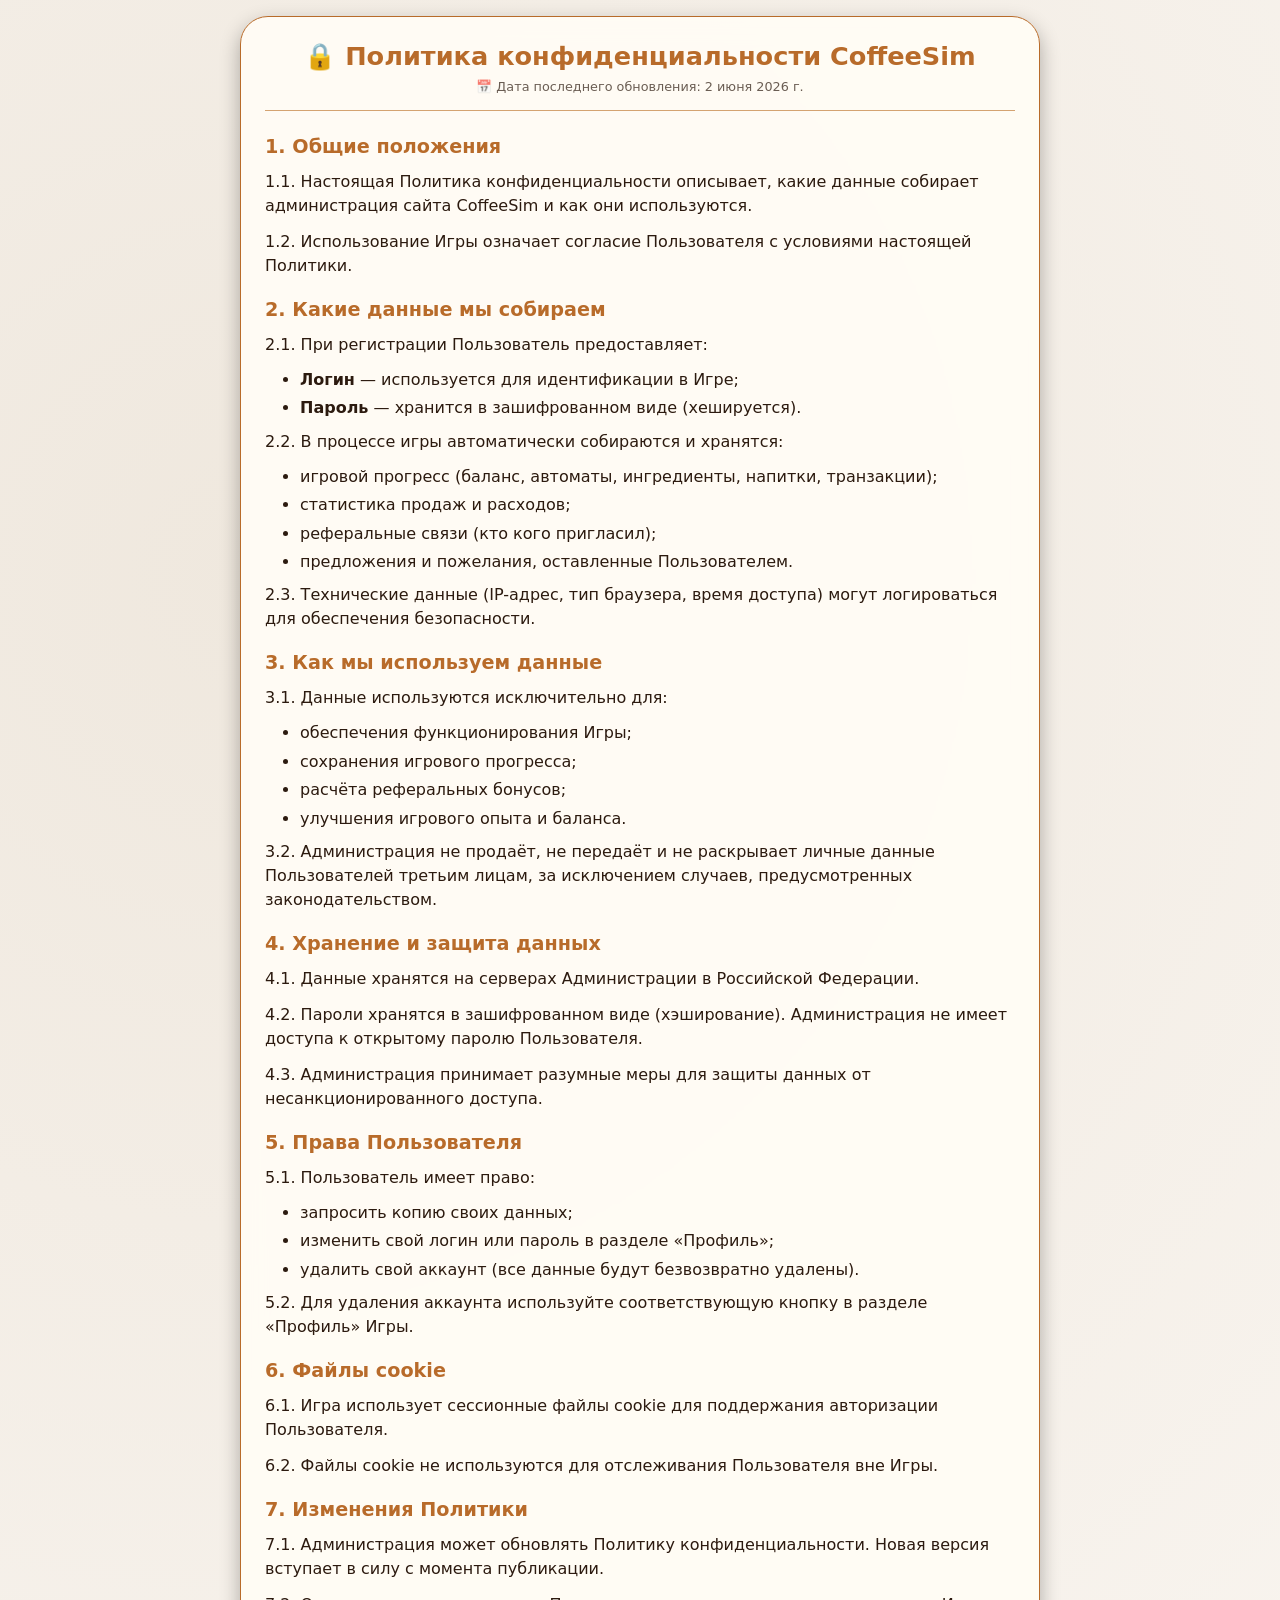
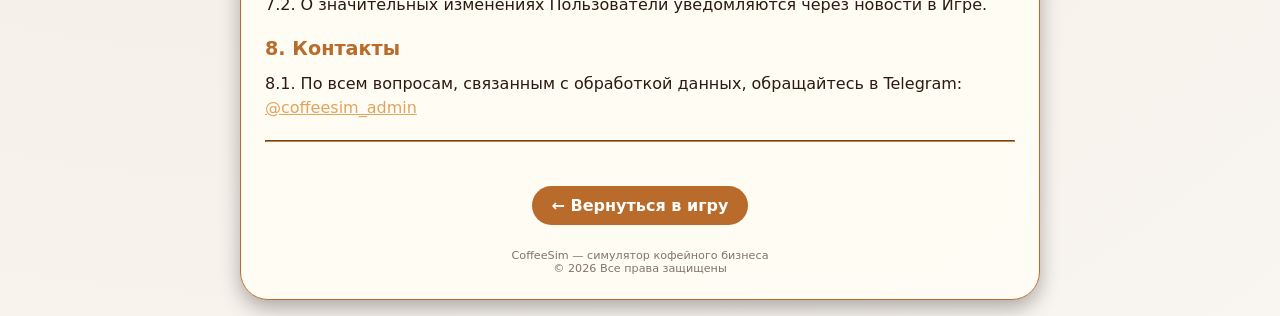
<file: privacy.html>
<!DOCTYPE html>
<html lang="ru">
<head>
    <meta charset="UTF-8">
    <meta name="viewport" content="width=device-width, initial-scale=1.0, user-scalable=yes, viewport-fit=cover">
    <title>Политика конфиденциальности — CoffeeSim</title>
    <style>
        * {
            margin: 0;
            padding: 0;
            box-sizing: border-box;
        }
        
        body {
            background: #2b1a0c;
            background-image: radial-gradient(circle at 20% 30%, rgba(200, 120, 50, 0.2) 0%, rgba(20, 12, 6, 0.95) 100%);
            font-family: 'Segoe UI', system-ui, sans-serif;
            padding: 16px;
            min-height: 100vh;
            color: #f9efdf;
        }
        
        .container {
            max-width: 800px;
            margin: 0 auto;
            background: rgba(55, 38, 25, 0.85);
            backdrop-filter: blur(12px);
            border-radius: 28px;
            border: 1px solid #e0a45e;
            padding: 24px;
            box-shadow: 0 8px 20px rgba(0, 0, 0, 0.3);
        }
        
        h1 {
            font-size: 1.6rem;
            margin-bottom: 8px;
            color: #e0a45e;
            text-align: center;
        }
        
        .last-updated {
            text-align: center;
            font-size: 0.8rem;
            opacity: 0.7;
            margin-bottom: 24px;
            padding-bottom: 16px;
            border-bottom: 1px solid #c27e3a;
        }
        
        h2 {
            font-size: 1.2rem;
            margin: 20px 0 12px 0;
            color: #e0a45e;
        }
        
        p {
            margin-bottom: 12px;
            line-height: 1.5;
            word-wrap: break-word;
            overflow-wrap: break-word;
            word-break: break-word;
        }
        
        ul {
            margin: 10px 0 10px 25px;
            padding-left: 10px;
        }
        
        li {
            margin-bottom: 6px;
            line-height: 1.4;
            word-wrap: break-word;
            overflow-wrap: break-word;
        }
        
        hr {
            border-color: #c27e3a;
            margin: 20px 0;
        }
        
        .back-link {
            display: inline-block;
            margin-top: 24px;
            padding: 10px 20px;
            background: #c27e3a;
            color: #ffffff;
            text-decoration: none;
            border-radius: 40px;
            font-weight: 600;
            text-align: center;
            transition: all 0.2s;
        }
        
        .back-link:hover {
            transform: translateY(-2px);
            filter: brightness(1.05);
        }
        
        footer {
            text-align: center;
            margin-top: 24px;
            font-size: 0.7rem;
            opacity: 0.6;
        }
        
        @media (prefers-color-scheme: light) {
            body {
                background: #f9f5f0;
                background-image: radial-gradient(circle at 20% 30%, rgba(200, 180, 150, 0.2) 0%, rgba(249, 245, 240, 0.98) 100%);
                color: #2c1a0f;
            }
            .container {
                background: rgba(255, 252, 245, 0.95);
                border-color: #b86b2a;
            }
            h1, h2 {
                color: #b86b2a;
            }
            .back-link {
                background: #b86b2a;
                color: #ffffff;
            }
        }
        
        @media (max-width: 768px) {
            body {
                padding: 12px;
            }
            .container {
                padding: 16px;
            }
            h1 {
                font-size: 1.3rem;
            }
            h2 {
                font-size: 1rem;
            }
            p, li {
                font-size: 0.85rem;
            }
        }
    </style>
</head>
<body>
    <div class="container">
        <h1>🔒 Политика конфиденциальности CoffeeSim</h1>
        <div class="last-updated">📅 Дата последнего обновления: 2 июня 2026 г.</div>
        
        <h2>1. Общие положения</h2>
        <p>1.1. Настоящая Политика конфиденциальности описывает, какие данные собирает администрация сайта CoffeeSim и как они используются.</p>
        <p>1.2. Использование Игры означает согласие Пользователя с условиями настоящей Политики.</p>
        
        <h2>2. Какие данные мы собираем</h2>
        <p>2.1. При регистрации Пользователь предоставляет:</p>
        <ul>
            <li><strong>Логин</strong> — используется для идентификации в Игре;</li>
            <li><strong>Пароль</strong> — хранится в зашифрованном виде (хешируется).</li>
        </ul>
        <p>2.2. В процессе игры автоматически собираются и хранятся:</p>
        <ul>
            <li>игровой прогресс (баланс, автоматы, ингредиенты, напитки, транзакции);</li>
            <li>статистика продаж и расходов;</li>
            <li>реферальные связи (кто кого пригласил);</li>
            <li>предложения и пожелания, оставленные Пользователем.</li>
        </ul>
        <p>2.3. Технические данные (IP-адрес, тип браузера, время доступа) могут логироваться для обеспечения безопасности.</p>
        
        <h2>3. Как мы используем данные</h2>
        <p>3.1. Данные используются исключительно для:</p>
        <ul>
            <li>обеспечения функционирования Игры;</li>
            <li>сохранения игрового прогресса;</li>
            <li>расчёта реферальных бонусов;</li>
            <li>улучшения игрового опыта и баланса.</li>
        </ul>
        <p>3.2. Администрация не продаёт, не передаёт и не раскрывает личные данные Пользователей третьим лицам, за исключением случаев, предусмотренных законодательством.</p>
        
        <h2>4. Хранение и защита данных</h2>
        <p>4.1. Данные хранятся на серверах Администрации в Российской Федерации.</p>
        <p>4.2. Пароли хранятся в зашифрованном виде (хэширование). Администрация не имеет доступа к открытому паролю Пользователя.</p>
        <p>4.3. Администрация принимает разумные меры для защиты данных от несанкционированного доступа.</p>
        
        <h2>5. Права Пользователя</h2>
        <p>5.1. Пользователь имеет право:</p>
        <ul>
            <li>запросить копию своих данных;</li>
            <li>изменить свой логин или пароль в разделе «Профиль»;</li>
            <li>удалить свой аккаунт (все данные будут безвозвратно удалены).</li>
        </ul>
        <p>5.2. Для удаления аккаунта используйте соответствующую кнопку в разделе «Профиль» Игры.</p>
        
        <h2>6. Файлы cookie</h2>
        <p>6.1. Игра использует сессионные файлы cookie для поддержания авторизации Пользователя.</p>
        <p>6.2. Файлы cookie не используются для отслеживания Пользователя вне Игры.</p>
        
        <h2>7. Изменения Политики</h2>
        <p>7.1. Администрация может обновлять Политику конфиденциальности. Новая версия вступает в силу с момента публикации.</p>
        <p>7.2. О значительных изменениях Пользователи уведомляются через новости в Игре.</p>
        
        <h2>8. Контакты</h2>
        <p>8.1. По всем вопросам, связанным с обработкой данных, обращайтесь в Telegram: <a href="https://t.me/coffeesim_admin" target="_blank" style="color: #e0a45e;">@coffeesim_admin</a></p>
        
        <hr>
        
        <div style="text-align: center;">
            <a href="/" class="back-link">← Вернуться в игру</a>
        </div>
        
        <footer>
            CoffeeSim — симулятор кофейного бизнеса<br>
            © 2026 Все права защищены
        </footer>
    </div>
</body>
</html>
</file>
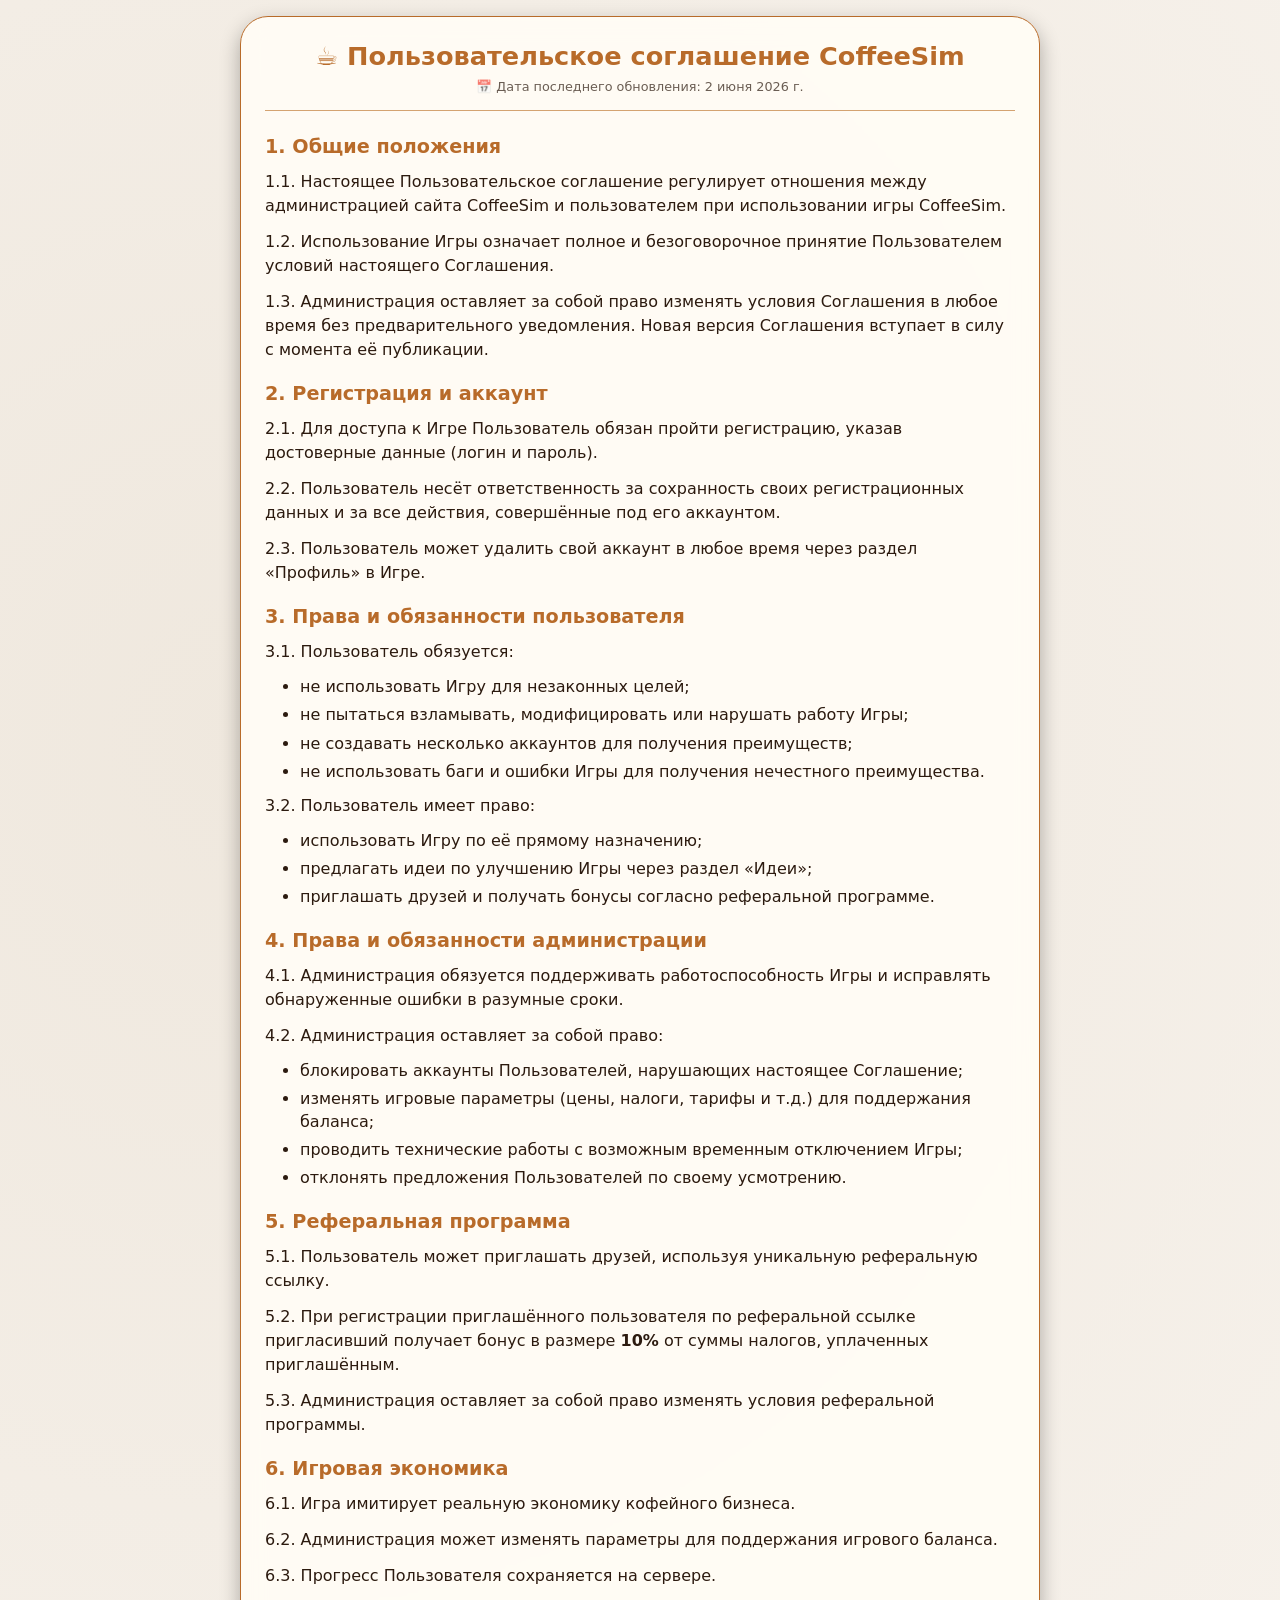
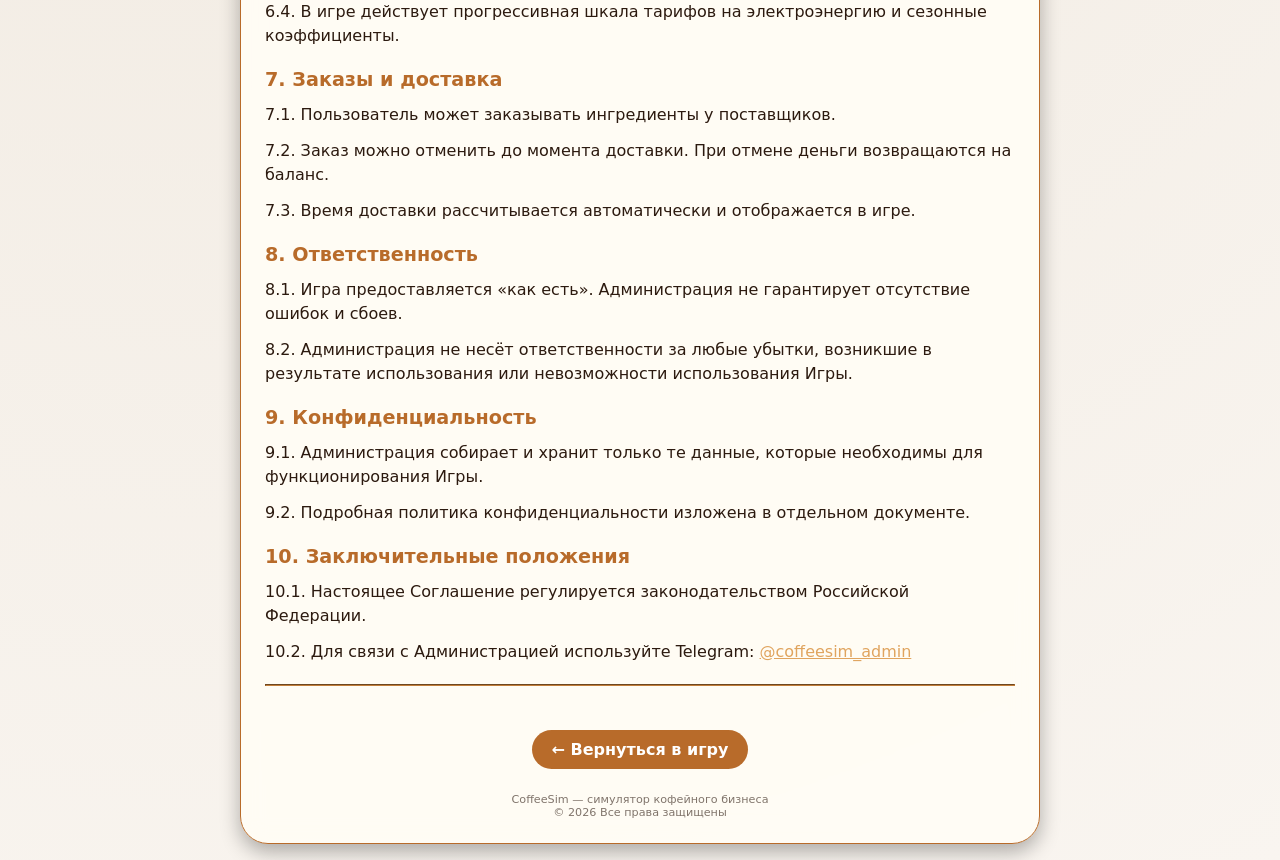
<file: terms.html>
<!DOCTYPE html>
<html lang="ru">
<head>
    <meta charset="UTF-8">
    <meta name="viewport" content="width=device-width, initial-scale=1.0, user-scalable=yes, viewport-fit=cover">
    <title>Пользовательское соглашение — CoffeeSim</title>
    <style>
        * {
            margin: 0;
            padding: 0;
            box-sizing: border-box;
        }
        
        body {
            background: #2b1a0c;
            background-image: radial-gradient(circle at 20% 30%, rgba(200, 120, 50, 0.2) 0%, rgba(20, 12, 6, 0.95) 100%);
            font-family: 'Segoe UI', system-ui, sans-serif;
            padding: 16px;
            min-height: 100vh;
            color: #f9efdf;
        }
        
        .container {
            max-width: 800px;
            margin: 0 auto;
            background: rgba(55, 38, 25, 0.85);
            backdrop-filter: blur(12px);
            border-radius: 28px;
            border: 1px solid #e0a45e;
            padding: 24px;
            box-shadow: 0 8px 20px rgba(0, 0, 0, 0.3);
        }
        
        h1 {
            font-size: 1.6rem;
            margin-bottom: 8px;
            color: #e0a45e;
            text-align: center;
        }
        
        .last-updated {
            text-align: center;
            font-size: 0.8rem;
            opacity: 0.7;
            margin-bottom: 24px;
            padding-bottom: 16px;
            border-bottom: 1px solid #c27e3a;
        }
        
        h2 {
            font-size: 1.2rem;
            margin: 20px 0 12px 0;
            color: #e0a45e;
        }
        
        h3 {
            font-size: 1rem;
            margin: 15px 0 8px 0;
            color: #ffdd99;
        }
        
        p {
            margin-bottom: 12px;
            line-height: 1.5;
            word-wrap: break-word;
            overflow-wrap: break-word;
            word-break: break-word;
        }
        
        ul, ol {
            margin: 10px 0 10px 25px;
            padding-left: 10px;
        }
        
        li {
            margin-bottom: 6px;
            line-height: 1.4;
            word-wrap: break-word;
            overflow-wrap: break-word;
        }
        
        hr {
            border-color: #c27e3a;
            margin: 20px 0;
        }
        
        .back-link {
            display: inline-block;
            margin-top: 24px;
            padding: 10px 20px;
            background: #c27e3a;
            color: #ffffff;
            text-decoration: none;
            border-radius: 40px;
            font-weight: 600;
            text-align: center;
            transition: all 0.2s;
        }
        
        .back-link:hover {
            transform: translateY(-2px);
            filter: brightness(1.05);
        }
        
        footer {
            text-align: center;
            margin-top: 24px;
            font-size: 0.7rem;
            opacity: 0.6;
        }
        
        @media (prefers-color-scheme: light) {
            body {
                background: #f9f5f0;
                background-image: radial-gradient(circle at 20% 30%, rgba(200, 180, 150, 0.2) 0%, rgba(249, 245, 240, 0.98) 100%);
                color: #2c1a0f;
            }
            .container {
                background: rgba(255, 252, 245, 0.95);
                border-color: #b86b2a;
            }
            h1, h2 {
                color: #b86b2a;
            }
            h3 {
                color: #5a3a2a;
            }
            .back-link {
                background: #b86b2a;
                color: #ffffff;
            }
        }
        
        @media (max-width: 768px) {
            body {
                padding: 12px;
            }
            .container {
                padding: 16px;
            }
            h1 {
                font-size: 1.3rem;
            }
            h2 {
                font-size: 1rem;
            }
            p, li {
                font-size: 0.85rem;
            }
        }
    </style>
</head>
<body>
    <div class="container">
        <h1>☕ Пользовательское соглашение CoffeeSim</h1>
        <div class="last-updated">📅 Дата последнего обновления: 2 июня 2026 г.</div>
        
        <h2>1. Общие положения</h2>
        <p>1.1. Настоящее Пользовательское соглашение регулирует отношения между администрацией сайта CoffeeSim и пользователем при использовании игры CoffeeSim.</p>
        <p>1.2. Использование Игры означает полное и безоговорочное принятие Пользователем условий настоящего Соглашения.</p>
        <p>1.3. Администрация оставляет за собой право изменять условия Соглашения в любое время без предварительного уведомления. Новая версия Соглашения вступает в силу с момента её публикации.</p>
        
        <h2>2. Регистрация и аккаунт</h2>
        <p>2.1. Для доступа к Игре Пользователь обязан пройти регистрацию, указав достоверные данные (логин и пароль).</p>
        <p>2.2. Пользователь несёт ответственность за сохранность своих регистрационных данных и за все действия, совершённые под его аккаунтом.</p>
        <p>2.3. Пользователь может удалить свой аккаунт в любое время через раздел «Профиль» в Игре.</p>
        
        <h2>3. Права и обязанности пользователя</h2>
        <p>3.1. Пользователь обязуется:</p>
        <ul>
            <li>не использовать Игру для незаконных целей;</li>
            <li>не пытаться взламывать, модифицировать или нарушать работу Игры;</li>
            <li>не создавать несколько аккаунтов для получения преимуществ;</li>
            <li>не использовать баги и ошибки Игры для получения нечестного преимущества.</li>
        </ul>
        <p>3.2. Пользователь имеет право:</p>
        <ul>
            <li>использовать Игру по её прямому назначению;</li>
            <li>предлагать идеи по улучшению Игры через раздел «Идеи»;</li>
            <li>приглашать друзей и получать бонусы согласно реферальной программе.</li>
        </ul>
        
        <h2>4. Права и обязанности администрации</h2>
        <p>4.1. Администрация обязуется поддерживать работоспособность Игры и исправлять обнаруженные ошибки в разумные сроки.</p>
        <p>4.2. Администрация оставляет за собой право:</p>
        <ul>
            <li>блокировать аккаунты Пользователей, нарушающих настоящее Соглашение;</li>
            <li>изменять игровые параметры (цены, налоги, тарифы и т.д.) для поддержания баланса;</li>
            <li>проводить технические работы с возможным временным отключением Игры;</li>
            <li>отклонять предложения Пользователей по своему усмотрению.</li>
        </ul>
        
        <h2>5. Реферальная программа</h2>
        <p>5.1. Пользователь может приглашать друзей, используя уникальную реферальную ссылку.</p>
        <p>5.2. При регистрации приглашённого пользователя по реферальной ссылке пригласивший получает бонус в размере <strong>10%</strong> от суммы налогов, уплаченных приглашённым.</p>
        <p>5.3. Администрация оставляет за собой право изменять условия реферальной программы.</p>
        
        <h2>6. Игровая экономика</h2>
        <p>6.1. Игра имитирует реальную экономику кофейного бизнеса.</p>
        <p>6.2. Администрация может изменять параметры для поддержания игрового баланса.</p>
        <p>6.3. Прогресс Пользователя сохраняется на сервере.</p>
        <p>6.4. В игре действует прогрессивная шкала тарифов на электроэнергию и сезонные коэффициенты.</p>
        
        <h2>7. Заказы и доставка</h2>
        <p>7.1. Пользователь может заказывать ингредиенты у поставщиков.</p>
        <p>7.2. Заказ можно отменить до момента доставки. При отмене деньги возвращаются на баланс.</p>
        <p>7.3. Время доставки рассчитывается автоматически и отображается в игре.</p>
        
        <h2>8. Ответственность</h2>
        <p>8.1. Игра предоставляется «как есть». Администрация не гарантирует отсутствие ошибок и сбоев.</p>
        <p>8.2. Администрация не несёт ответственности за любые убытки, возникшие в результате использования или невозможности использования Игры.</p>
        
        <h2>9. Конфиденциальность</h2>
        <p>9.1. Администрация собирает и хранит только те данные, которые необходимы для функционирования Игры.</p>
        <p>9.2. Подробная политика конфиденциальности изложена в отдельном документе.</p>
        
        <h2>10. Заключительные положения</h2>
        <p>10.1. Настоящее Соглашение регулируется законодательством Российской Федерации.</p>
        <p>10.2. Для связи с Администрацией используйте Telegram: <a href="https://t.me/coffeesim_admin" target="_blank" style="color: #e0a45e;">@coffeesim_admin</a></p>
        
        <hr>
        
        <div style="text-align: center;">
            <a href="/" class="back-link">← Вернуться в игру</a>
        </div>
        
        <footer>
            CoffeeSim — симулятор кофейного бизнеса<br>
            © 2026 Все права защищены
        </footer>
    </div>
</body>
</html>
</file>
